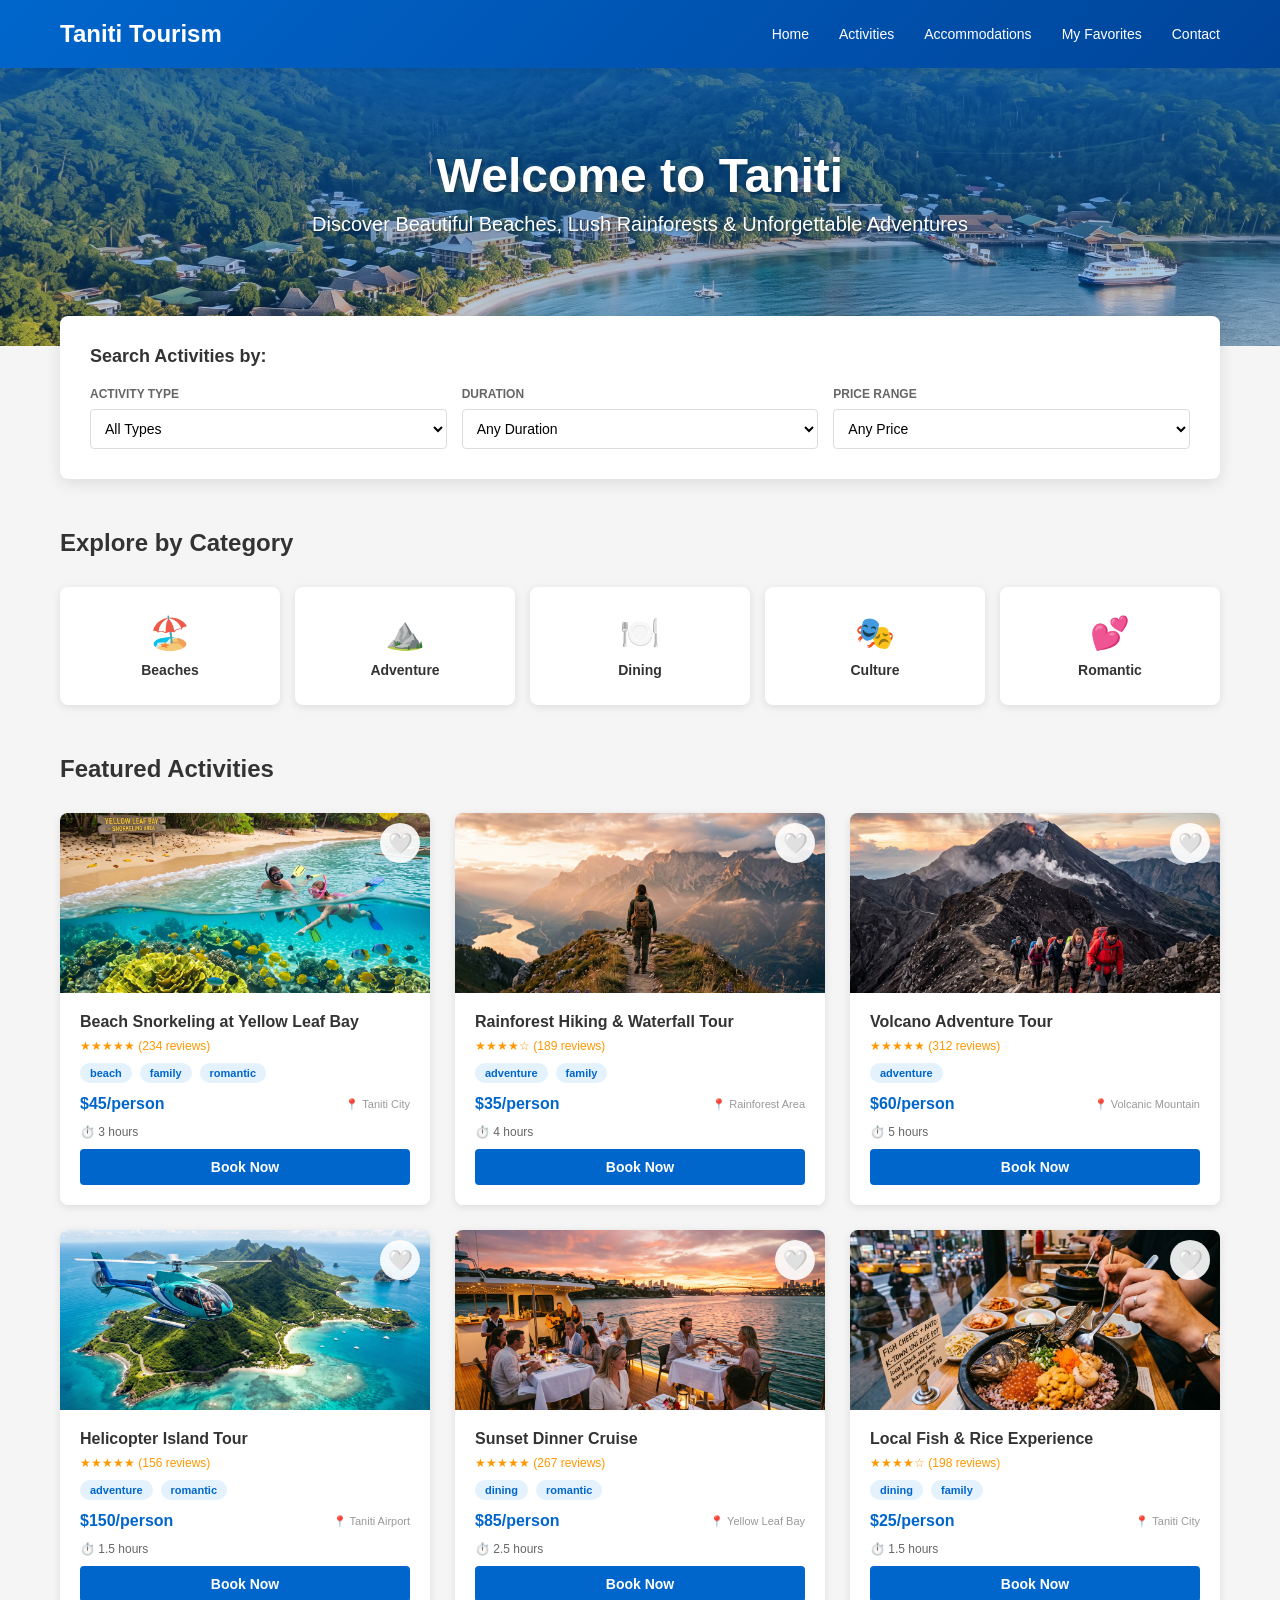
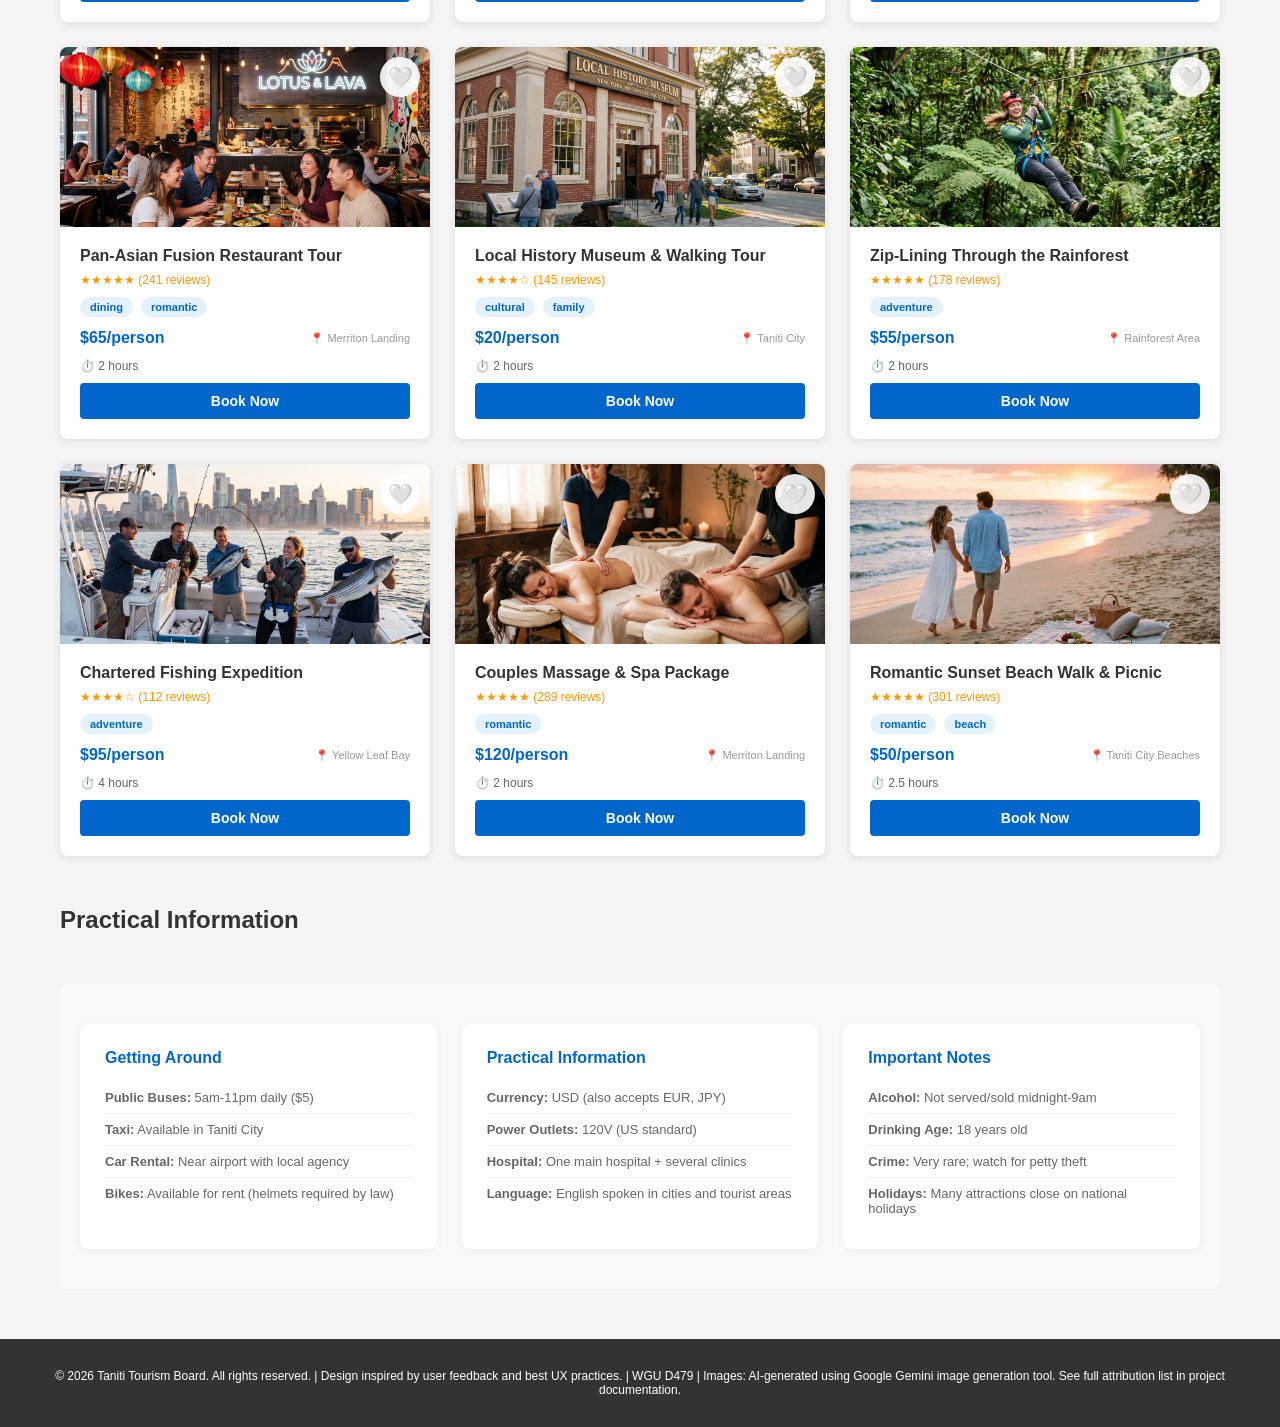
<file: index.html>
<!DOCTYPE html>
<html lang="en">
<head>
    <meta charset="UTF-8">
    <meta name="viewport" content="width=device-width, initial-scale=1.0">
    <title>Taniti Tourism Website - Interactive Prototype</title>
    <link rel="stylesheet" href="styles.css">
</head>
<body>
    <!-- HEADER -->
    <header>
        <div class="header-container">
            <a href="#" class="logo" onclick="showHome(); return false;">Taniti Tourism</a>
            <nav>
                <a href="#" onclick="showHome(); return false;">Home</a>
                <a href="#" onclick="filterByCategory('all'); return false;">Activities</a>
                <a href="#" onclick="alert('Accommodations page - coming soon'); return false;">Accommodations</a>
                <a href="#" onclick="showSavedActivities(); return false;">My Favorites</a>
                <a href="#" onclick="alert('Contact us at info@taniti.tourism'); return false;">Contact</a>
            </nav>
        </div>
    </header>

    <!-- HERO SECTION -->
    <section class="hero">
        <h1>Welcome to Taniti</h1>
        <p>Discover Beautiful Beaches, Lush Rainforests & Unforgettable Adventures</p>
    </section>
    <!-- Hero Image Attribution: Google Gemini. (2026). Taniti island beaches and volcano landscape [AI-generated image]. Created using Google Gemini image generation tool. -->

    <!-- SEARCH SECTION -->
    <div class="search-section">
        <div class="search-box">
            <h2>Search Activities by:</h2>
            <div class="filters">
                <div class="filter-group">
                    <label>Activity Type</label>
                    <select onchange="filterActivities()">
                        <option value="">All Types</option>
                        <option value="beach">Beach & Water</option>
                        <option value="adventure">Adventure</option>
                        <option value="dining">Dining</option>
                        <option value="cultural">Cultural</option>
                    </select>
                </div>
                <div class="filter-group">
                    <label>Duration</label>
                    <select onchange="filterActivities()">
                        <option value="">Any Duration</option>
                        <option value="short">Under 2 Hours</option>
                        <option value="medium">2-4 Hours</option>
                        <option value="long">Half Day +</option>
                    </select>
                </div>
                <div class="filter-group">
                    <label>Price Range</label>
                    <select onchange="filterActivities()">
                        <option value="">Any Price</option>
                        <option value="budget">Under $50</option>
                        <option value="mid">$50-$100</option>
                        <option value="premium">$100+</option>
                    </select>
                </div>
            </div>
        </div>
    </div>

    <div class="container">
        <!-- CATEGORIES -->
        <h2 class="section-title">Explore by Category</h2>
        <div class="categories">
            <div class="category-card" onclick="filterByCategory('beach')">
                <div class="category-emoji">🏖️</div>
                <p>Beaches</p>
            </div>
            <div class="category-card" onclick="filterByCategory('adventure')">
                <div class="category-emoji">⛰️</div>
                <p>Adventure</p>
            </div>
            <div class="category-card" onclick="filterByCategory('dining')">
                <div class="category-emoji">🍽️</div>
                <p>Dining</p>
            </div>
            <div class="category-card" onclick="filterByCategory('cultural')">
                <div class="category-emoji">🎭</div>
                <p>Culture</p>
            </div>
            <div class="category-card" onclick="filterByCategory('romantic')">
                <div class="category-emoji">💕</div>
                <p>Romantic</p>
            </div>
        </div>

        <!-- ACTIVITIES GRID -->
        <h2 class="section-title">Featured Activities</h2>
        <div class="activities-grid" id="activitiesGrid">
        </div>
        
        <!-- INFO SECTION -->
        <h2 class="section-title">Practical Information</h2>
        <div class="info-section">
            <div class="info-box">
                <h3>Getting Around</h3>
                <ul>
                    <li><strong>Public Buses:</strong> 5am-11pm daily ($5)</li>
                    <li><strong>Taxi:</strong> Available in Taniti City</li>
                    <li><strong>Car Rental:</strong> Near airport with local agency</li>
                    <li><strong>Bikes:</strong> Available for rent (helmets required by law)</li>
                </ul>
            </div>
            <div class="info-box">
                <h3>Practical Information</h3>
                <ul>
                    <li><strong>Currency:</strong> USD (also accepts EUR, JPY)</li>
                    <li><strong>Power Outlets:</strong> 120V (US standard)</li>
                    <li><strong>Hospital:</strong> One main hospital + several clinics</li>
                    <li><strong>Language:</strong> English spoken in cities and tourist areas</li>
                </ul>
            </div>
            <div class="info-box">
                <h3>Important Notes</h3>
                <ul>
                    <li><strong>Alcohol:</strong> Not served/sold midnight-9am</li>
                    <li><strong>Drinking Age:</strong> 18 years old</li>
                    <li><strong>Crime:</strong> Very rare; watch for petty theft</li>
                    <li><strong>Holidays:</strong> Many attractions close on national holidays</li>
                </ul>
            </div>
        </div>
    </div>

    <!-- MODAL -->
    <div id="activityModal" class="modal">
        <div class="modal-content">
            <div class="modal-header">
                <h2 id="modalTitle"></h2>
                <button class="close-btn" onclick="closeModal()">&times;</button>
            </div>
            <div class="modal-body">
                <div class="detail-image" id="modalImage"></div>
                
                <div class="detail-info">
                    <p><strong>Rating:</strong> <span id="modalRating"></span></p>
                    <p><strong>Duration:</strong> <span id="modalDuration"></span></p>
                    <p><strong>Price:</strong> <span id="modalPrice" style="color: #0066cc; font-weight: bold;"></span></p>
                    <p><strong>Location:</strong> <span id="modalLocation"></span></p>
                </div>

                <div class="detail-section">
                    <h4>Description</h4>
                    <p id="modalDescription"></p>
                </div>

                <div class="detail-section">
                    <h4>What's Included</h4>
                    <p id="modalIncluded"></p>
                </div>

                <div class="detail-section">
                    <h4>Age & Fitness Requirements</h4>
                    <p id="modalRequirements"></p>
                </div>

                <div class="booking-widget">
                    <h4>📅 Book This Activity</h4>
                    <div class="date-time-inputs">
                        <input type="date" id="bookingDate" min="">
                        <input type="time" id="bookingTime" value="10:00">
                    </div>
                    <button class="book-now-btn" onclick="completeBooking()">Complete Booking</button>
                </div>
            </div>
        </div>
    </div>

    <!-- FOOTER -->
    <footer>
        <p>&copy; 2026 Taniti Tourism Board. All rights reserved. | Design inspired by user feedback and best UX practices. | WGU D479 | Images: AI-generated using Google Gemini image generation tool. See full attribution list in project documentation.</p>
    </footer>
<script src="script.js"></script>
</body>
</file>
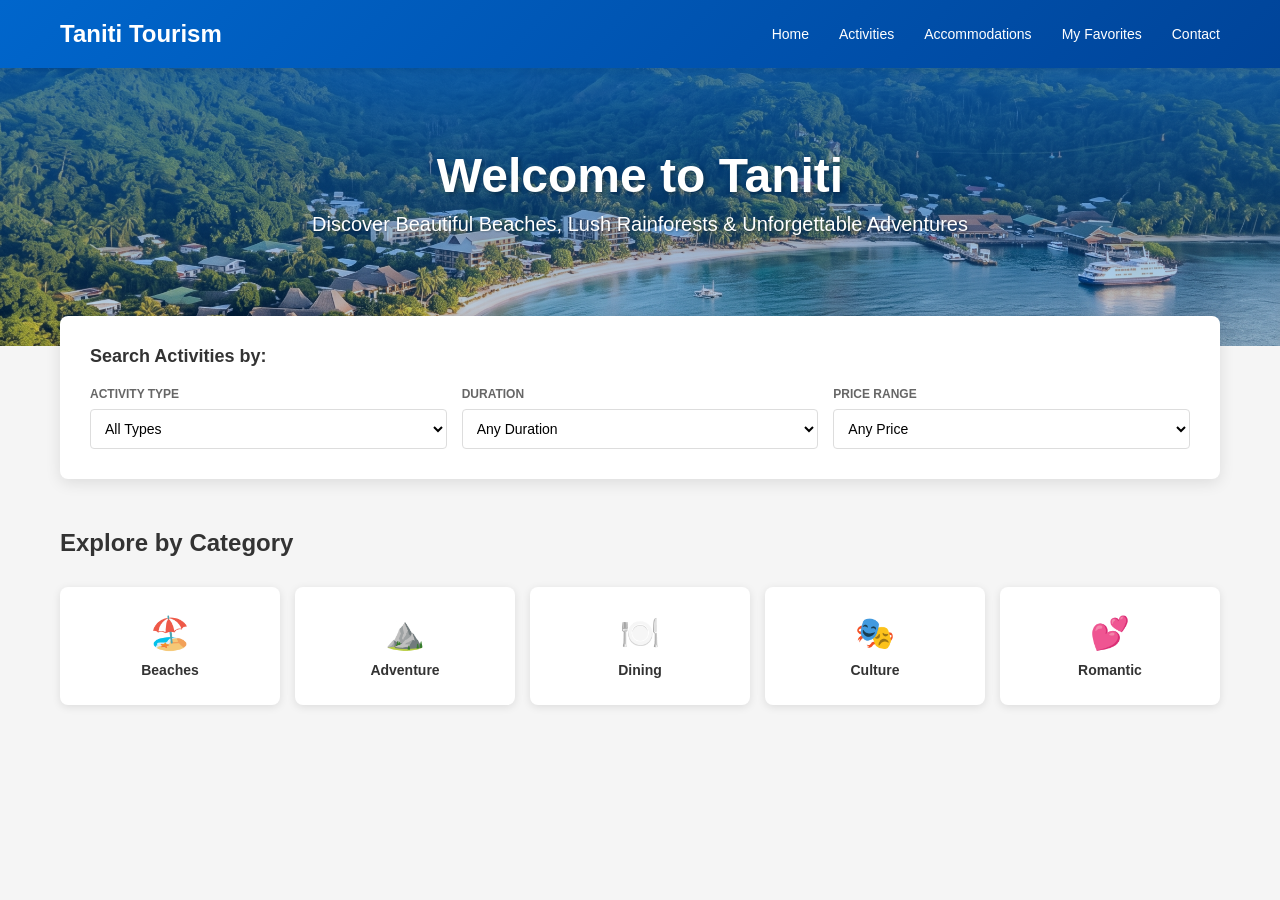
<file: public/index.html>
<!DOCTYPE html>
<html lang="en">
<head>
    <meta charset="UTF-8">
    <meta name="viewport" content="width=device-width, initial-scale=1.0">
    <title>Taniti Tourism Website - Interactive Prototype</title>
    <link rel="stylesheet" href="styles.css">
</head>
<body>
    <header>
        <div class="header-container">
            <a href="#" class="logo">Taniti Tourism</a>
            <nav>
                <a href="#">Home</a>
                <a href="#">Activities</a>
                <a href="#">Accommodations</a>
                <a href="#">My Favorites</a>
                <a href="#">Contact</a>
            </nav>
        </div>
    </header>

    <section class="hero">
        <h1>Welcome to Taniti</h1>
        <p>Discover Beautiful Beaches, Lush Rainforests & Unforgettable Adventures</p>
    </section>

    <div class="search-section">
        <div class="search-box">
            <h2>Search Activities by:</h2>
            <div class="filters">
                <div class="filter-group">
                    <label>Activity Type</label>
                    <select onchange="#()">
                        <option value="">All Types</option>
                        <option value="beach">Beach & Water</option>
                        <option value="adventure">Adventure</option>
                        <option value="dining">Dining</option>
                        <option value="cultural">Cultural</option>
                    </select>
                </div>
                <div class="filter-group">
                    <label>Duration</label>
                    <select onchange="#">
                        <option value="">Any Duration</option>
                        <option value="short">Under 2 Hours</option>
                        <option value="medium">2-4 Hours</option>
                        <option value="long">Half Day +</option>
                    </select>
                </div>
                <div class="filter-group">
                    <label>Price Range</label>
                    <select onchange="#">
                        <option value="">Any Price</option>
                        <option value="budget">Under $50</option>
                        <option value="mid">$50-$100</option>
                        <option value="premium">$100+</option>
                    </select>
                </div>
            </div>
        </div>
    </div>

    <div class="container">
        <!-- CATEGORIES -->
        <h2 class="section-title">Explore by Category</h2>
        <div class="categories">
            <div class="category-card" onclick="#">
                <div class="category-emoji">🏖️</div>
                <p>Beaches</p>
            </div>
            <div class="category-card" onclick="#">
                <div class="category-emoji">⛰️</div>
                <p>Adventure</p>
            </div>
            <div class="category-card" onclick="#">
                <div class="category-emoji">🍽️</div>
                <p>Dining</p>
            </div>
            <div class="category-card" onclick="#">
                <div class="category-emoji">🎭</div>
                <p>Culture</p>
            </div>
            <div class="category-card" onclick="#">
                <div class="category-emoji">💕</div>
                <p>Romantic</p>
            </div>
        </div>
    </div>

    

</body>
</file>
<file: styles.css>
* {
    margin: 0;
    padding: 0;
    box-sizing: border-box;
}
body {
    font-family: 'Segoe UI', Tahoma, Geneva, Verdana, sans-serif;
    background-color: #f5f5f5;
    color: #333;
}

/* HEADER/NAVIGATION */
header {
    background: linear-gradient(135deg, #0066cc 0%, #004499 100%);
    color: white;
    padding: 20px 0;
    position: sticky;
    top: 0;
    box-shadow: 0 2px 10px rgba(0,0,0,0.1);
    z-index: 100;
}

.header-container {
    max-width: 1200px;
    margin: 0 auto;
    padding: 0 20px;
    display: flex;
    justify-content: space-between;
    align-items: center;
}

.logo {
    font-size: 24px;
    font-weight: bold;
    text-decoration: none;
    color: white;
}

nav {
    display: flex;
    gap: 30px;
}

nav a {
    color: white;
    text-decoration: none;
    font-size: 14px;
    transition: opacity 0.3s;
}

nav a:hover {
    opacity: 0.8;
}

/* HERO SECTION */
.hero {
    background: linear-gradient(rgba(0, 102, 204, 0.7), rgba(0, 102, 204, 0.2)), 
                url('images/hero.jpg');
    background-size: cover;
    background-position: center;
    color: white;
    padding: 80px 20px;
    text-align: center;
}

.hero h1 {
    font-size: 48px;
    margin-bottom: 10px;
    text-shadow: 2px 2px 4px rgba(0,0,0,0.3);
}

.hero p {
    font-size: 20px;
    margin-bottom: 30px;
    text-shadow: 1px 1px 2px rgba(0,0,0,0.3);
}

/* SEARCH SECTION */
.search-section {
    max-width: 1200px;
    margin: -30px auto 50px;
    padding: 0 20px;
    position: relative;
    z-index: 10;
}

.search-box {
    background: white;
    padding: 30px;
    border-radius: 8px;
    box-shadow: 0 4px 15px rgba(0,0,0,0.1);
}

.search-box h2 {
    font-size: 18px;
    margin-bottom: 20px;
    color: #333;
}

.filters {
    display: grid;
    grid-template-columns: repeat(auto-fit, minmax(200px, 1fr));
    gap: 15px;
}

.filter-group {
    display: flex;
    flex-direction: column;
}

.filter-group label {
    font-size: 12px;
    font-weight: bold;
    margin-bottom: 8px;
    color: #666;
    text-transform: uppercase;
}

.filter-group select {
    padding: 10px;
    border: 1px solid #ddd;
    border-radius: 4px;
    font-size: 14px;
    background: white;
    cursor: pointer;
}

/* CATEGORIES */
.container {
    max-width: 1200px;
    margin: 0 auto;
    padding: 0 20px;
}

.section-title {
    font-size: 24px;
    margin: 40px 0 30px;
    color: #333;
    font-weight: bold;
}

.categories {
    display: grid;
    grid-template-columns: repeat(auto-fit, minmax(140px, 1fr));
    gap: 15px;
    margin-bottom: 50px;
}

.category-card {
    background: white;
    padding: 25px;
    border-radius: 8px;
    text-align: center;
    cursor: pointer;
    transition: all 0.3s;
    box-shadow: 0 2px 8px rgba(0,0,0,0.1);
    border: 2px solid transparent;
}

.category-card:hover {
    transform: translateY(-5px);
    box-shadow: 0 5px 15px rgba(0,102,204,0.2);
    border-color: #0066cc;
}

.category-emoji {
    font-size: 32px;
    margin-bottom: 10px;
}

.category-card p {
    font-size: 14px;
    font-weight: bold;
    color: #333;
}

/* ACTIVITY GRID */
.activities-grid {
    display: grid;
    grid-template-columns: repeat(auto-fill, minmax(280px, 1fr));
    gap: 25px;
    margin-bottom: 50px;
}

.activity-card {
    background: white;
    border-radius: 8px;
    overflow: hidden;
    box-shadow: 0 2px 8px rgba(0,0,0,0.1);
    transition: all 0.3s;
    cursor: pointer;
}

.activity-card:hover {
    transform: translateY(-5px);
    box-shadow: 0 8px 20px rgba(0,102,204,0.2);
}

.activity-image {
    width: 100%;
    height: 180px;
    position: relative;
    overflow: hidden;
    background: #f0f0f0;
}

.activity-image img {
    width: 100%;
    height: 100%;
    object-fit: cover;
    display: block;
}

.favorite-btn {
    position: absolute;
    top: 10px;
    right: 10px;
    background: rgba(255,255,255,0.9);
    border: none;
    width: 40px;
    height: 40px;
    border-radius: 50%;
    cursor: pointer;
    font-size: 20px;
    transition: all 0.3s;
}

.favorite-btn:hover {
    background: white;
    transform: scale(1.1);
}

.favorite-btn.saved {
    color: #ff4444;
}

.activity-content {
    padding: 20px;
}

.activity-title {
    font-size: 16px;
    font-weight: bold;
    margin-bottom: 8px;
    color: #333;
}

.activity-info {
    display: flex;
    justify-content: space-between;
    align-items: center;
    margin-bottom: 10px;
    font-size: 12px;
    color: #666;
}

.activity-rating {
    color: #ff9800;
    font-size: 12px;
    margin-bottom: 10px;
}

.activity-meta {
    display: flex;
    flex-wrap: wrap;
    gap: 8px;
    margin-bottom: 12px;
}

.meta-tag {
    background: #e3f2fd;
    color: #0066cc;
    padding: 4px 10px;
    border-radius: 20px;
    font-size: 11px;
    font-weight: bold;
}

.price-location {
    display: flex;
    justify-content: space-between;
    align-items: center;
    margin-bottom: 12px;
    font-size: 12px;
}

.price {
    font-size: 16px;
    font-weight: bold;
    color: #0066cc;
}

.location {
    color: #999;
    font-size: 11px;
}

.book-btn {
    width: 100%;
    padding: 10px;
    background: #0066cc;
    color: white;
    border: none;
    border-radius: 4px;
    cursor: pointer;
    font-weight: bold;
    font-size: 14px;
    transition: background 0.3s;
}

.book-btn:hover {
    background: #004499;
}

/* INFO SECTION */
.info-section {
    display: grid;
    grid-template-columns: repeat(auto-fit, minmax(300px, 1fr));
    gap: 25px;
    margin: 50px 0;
    background: #f9f9f9;
    padding: 40px 20px;
    border-radius: 8px;
}

.info-box {
    background: white;
    padding: 25px;
    border-radius: 8px;
    box-shadow: 0 2px 8px rgba(0,0,0,0.05);
}

.info-box h3 {
    color: #0066cc;
    margin-bottom: 15px;
    font-size: 16px;
}

.info-box ul {
    list-style: none;
}

.info-box li {
    padding: 8px 0;
    font-size: 13px;
    color: #666;
    border-bottom: 1px solid #eee;
}

.info-box li:last-child {
    border-bottom: none;
}


/* FOOTER */
footer {
    background: #333;
    color: white;
    padding: 30px 20px;
    text-align: center;
    margin-top: 50px;
    font-size: 12px;
}

/* MODAL */
.modal {
    display: none;
    position: fixed;
    z-index: 1000;
    left: 0;
    top: 0;
    width: 100%;
    height: 100%;
    background-color: rgba(0,0,0,0.6);
    animation: fadeIn 0.3s;
}

@keyframes fadeIn {
    from { opacity: 0; }
    to { opacity: 1; }
}

.modal-content {
    background-color: white;
    margin: 50px auto;
    padding: 0;
    border-radius: 8px;
    width: 90%;
    max-width: 600px;
    max-height: 90vh;
    overflow-y: auto;
    box-shadow: 0 10px 40px rgba(0,0,0,0.3);
}

.modal-header {
    background: linear-gradient(135deg, #4A90E2 0%, #357ABD 100%);
    color: white;
    padding: 30px;
    display: flex;
    justify-content: space-between;
    align-items: center;
}

.modal-header h2 {
    margin: 0;
    font-size: 24px;
}

.close-btn {
    background: none;
    border: none;
    font-size: 28px;
    cursor: pointer;
    color: white;
}

.modal-body {
    padding: 30px;
}

.detail-image {
    width: 100%;
    height: 250px;
    background: linear-gradient(135deg, #4A90E2 0%, #357ABD 100%);
    border-radius: 8px;
    display: flex;
    align-items: center;
    justify-content: center;
    font-size: 60px;
    margin-bottom: 20px;
}

.detail-info {
    margin-bottom: 20px;
}

.detail-info p {
    margin: 10px 0;
    font-size: 13px;
    color: #666;
}

.detail-info strong {
    color: #333;
}

.detail-section {
    margin-bottom: 25px;
}

.detail-section h4 {
    color: #0066cc;
    margin-bottom: 10px;
    font-size: 14px;
    font-weight: bold;
}

.detail-section p {
    font-size: 13px;
    color: #666;
    line-height: 1.6;
}

.booking-widget {
    background: #f0f4f9;
    padding: 20px;
    border-radius: 8px;
    border: 1px solid #ddd;
}

.booking-widget h4 {
    color: #0066cc;
    margin-bottom: 15px;
}

.date-time-inputs {
    display: grid;
    gap: 10px;
    margin-bottom: 15px;
}

.date-time-inputs input {
    padding: 10px;
    border: 1px solid #ddd;
    border-radius: 4px;
    font-size: 13px;
}

.book-now-btn {
    width: 100%;
    padding: 12px;
    background: #00cc66;
    color: white;
    border: none;
    border-radius: 4px;
    cursor: pointer;
    font-weight: bold;
    font-size: 14px;
    transition: background 0.3s;
}

.book-now-btn:hover {
    background: #00aa55;
}

/* RESPONSIVE */
@media (max-width: 768px) {
    .hero h1 {
        font-size: 32px;
    }

    .hero p {
        font-size: 16px;
    }

    nav {
        gap: 15px;
    }

    nav a {
        font-size: 12px;
    }

    .filters {
        grid-template-columns: 1fr;
    }

    .activities-grid {
        grid-template-columns: repeat(auto-fill, minmax(200px, 1fr));
        gap: 15px;
    }

    .categories {
        grid-template-columns: repeat(3, 1fr);
    }

    .modal-content {
        width: 95%;
        margin: 20px auto;
    }
}

/* SAVED ACTIVITIES PAGE */
.saved-badge {
    display: inline-block;
    background: #ff4444;
    color: white;
    padding: 5px 10px;
    border-radius: 20px;
    font-size: 11px;
    margin-left: 10px;
}

.empty-message {
    text-align: center;
    padding: 40px 20px;
    color: #999;
}
</file>
<file: public/styles.css>
* {
    margin: 0;
    padding: 0;
    box-sizing: border-box;
}
body {
    font-family: 'Segoe UI', Tahoma, Geneva, Verdana, sans-serif;
    background-color: #f5f5f5;
    color: #333;
}

/* HEADER/NAVIGATION */
header {
    background: linear-gradient(135deg, #0066cc 0%, #004499 100%);
    color: white;
    padding: 20px 0;
    position: sticky;
    top: 0;
    box-shadow: 0 2px 10px rgba(0,0,0,0.1);
    z-index: 100;
}

.header-container {
    max-width: 1200px;
    margin: 0 auto;
    padding: 0 20px;
    display: flex;
    justify-content: space-between;
    align-items: center;
}

.logo {
    font-size: 24px;
    font-weight: bold;
    text-decoration: none;
    color: white;
}

nav {
    display: flex;
    gap: 30px;
}

nav a {
    color: white;
    text-decoration: none;
    font-size: 14px;
    transition: opacity 0.3s;
}

nav a:hover {
    opacity: 0.8;
}

/* HERO SECTION */
.hero {
    background: linear-gradient(rgba(0, 102, 204, 0.7), rgba(0, 102, 204, 0.2)), 
                url('images/hero.jpg');
    background-size: cover;
    background-position: center;
    color: white;
    padding: 80px 20px;
    text-align: center;
}

.hero h1 {
    font-size: 48px;
    margin-bottom: 10px;
    text-shadow: 2px 2px 4px rgba(0,0,0,0.3);
}

.hero p {
    font-size: 20px;
    margin-bottom: 30px;
    text-shadow: 1px 1px 2px rgba(0,0,0,0.3);
}

/* SEARCH SECTION */
.search-section {
    max-width: 1200px;
    margin: -30px auto 50px;
    padding: 0 20px;
    position: relative;
    z-index: 10;
}

.search-box {
    background: white;
    padding: 30px;
    border-radius: 8px;
    box-shadow: 0 4px 15px rgba(0,0,0,0.1);
}

.search-box h2 {
    font-size: 18px;
    margin-bottom: 20px;
    color: #333;
}

.filters {
    display: grid;
    grid-template-columns: repeat(auto-fit, minmax(200px, 1fr));
    gap: 15px;
}

.filter-group {
    display: flex;
    flex-direction: column;
}

.filter-group label {
    font-size: 12px;
    font-weight: bold;
    margin-bottom: 8px;
    color: #666;
    text-transform: uppercase;
}

.filter-group select {
    padding: 10px;
    border: 1px solid #ddd;
    border-radius: 4px;
    font-size: 14px;
    background: white;
    cursor: pointer;
}

/* CATEGORIES */
.container {
    max-width: 1200px;
    margin: 0 auto;
    padding: 0 20px;
}

.section-title {
    font-size: 24px;
    margin: 40px 0 30px;
    color: #333;
    font-weight: bold;
}

.categories {
    display: grid;
    grid-template-columns: repeat(auto-fit, minmax(140px, 1fr));
    gap: 15px;
    margin-bottom: 50px;
}

.category-card {
    background: white;
    padding: 25px;
    border-radius: 8px;
    text-align: center;
    cursor: pointer;
    transition: all 0.3s;
    box-shadow: 0 2px 8px rgba(0,0,0,0.1);
    border: 2px solid transparent;
}

.category-card:hover {
    transform: translateY(-5px);
    box-shadow: 0 5px 15px rgba(0,102,204,0.2);
    border-color: #0066cc;
}

.category-emoji {
    font-size: 32px;
    margin-bottom: 10px;
}

.category-card p {
    font-size: 14px;
    font-weight: bold;
    color: #333;
}
</file>
